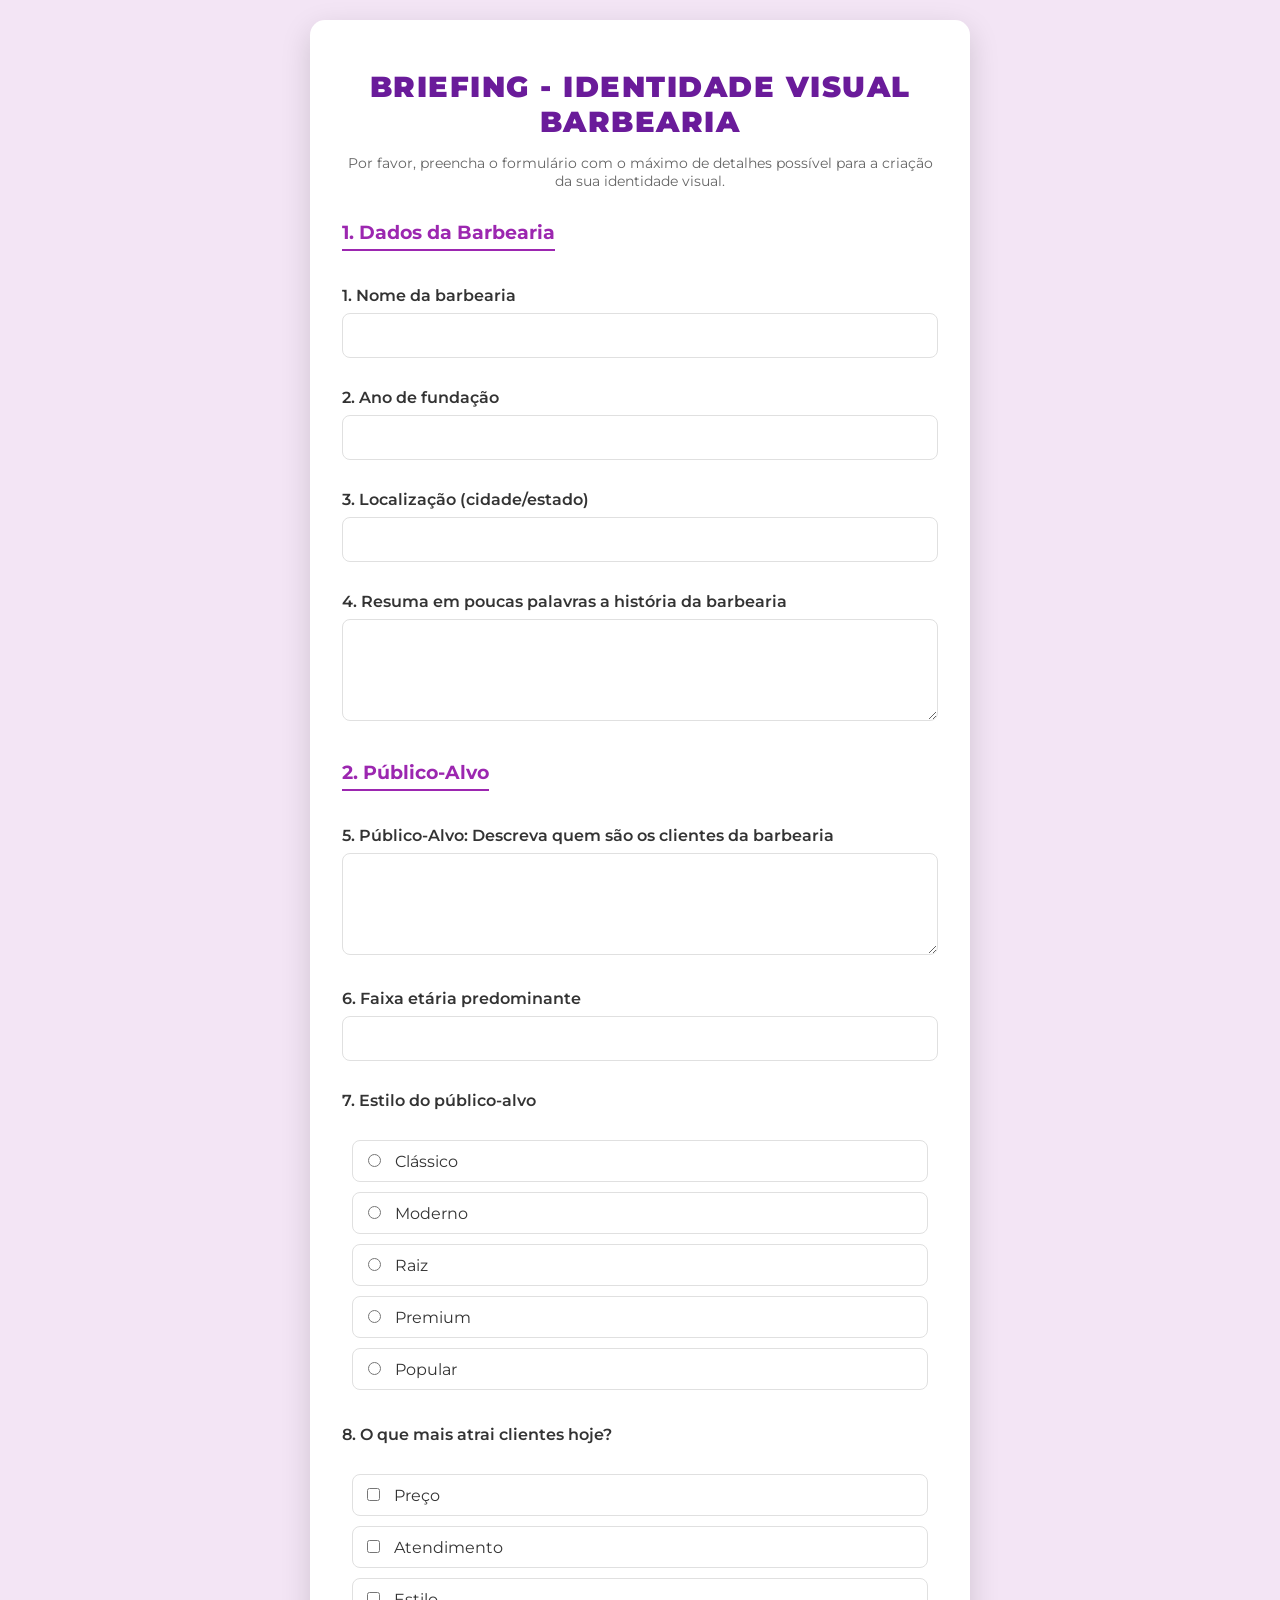
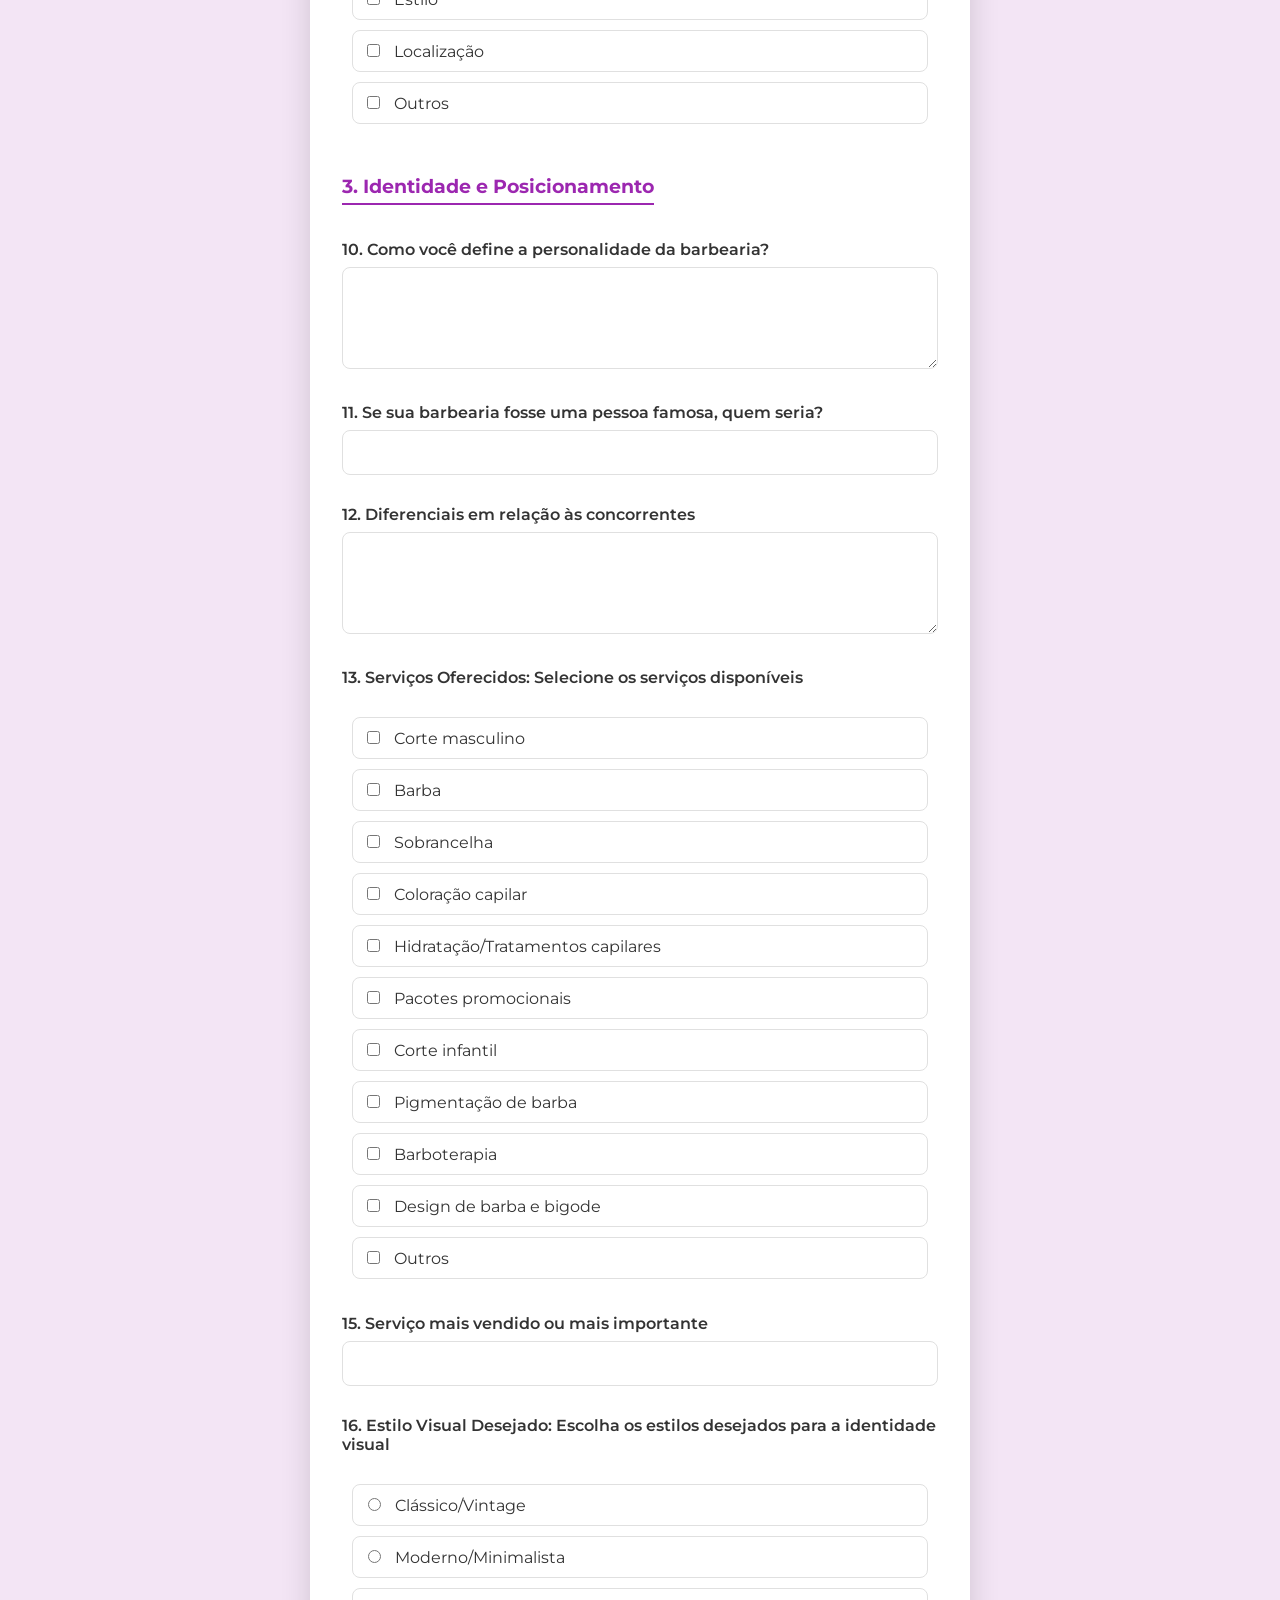
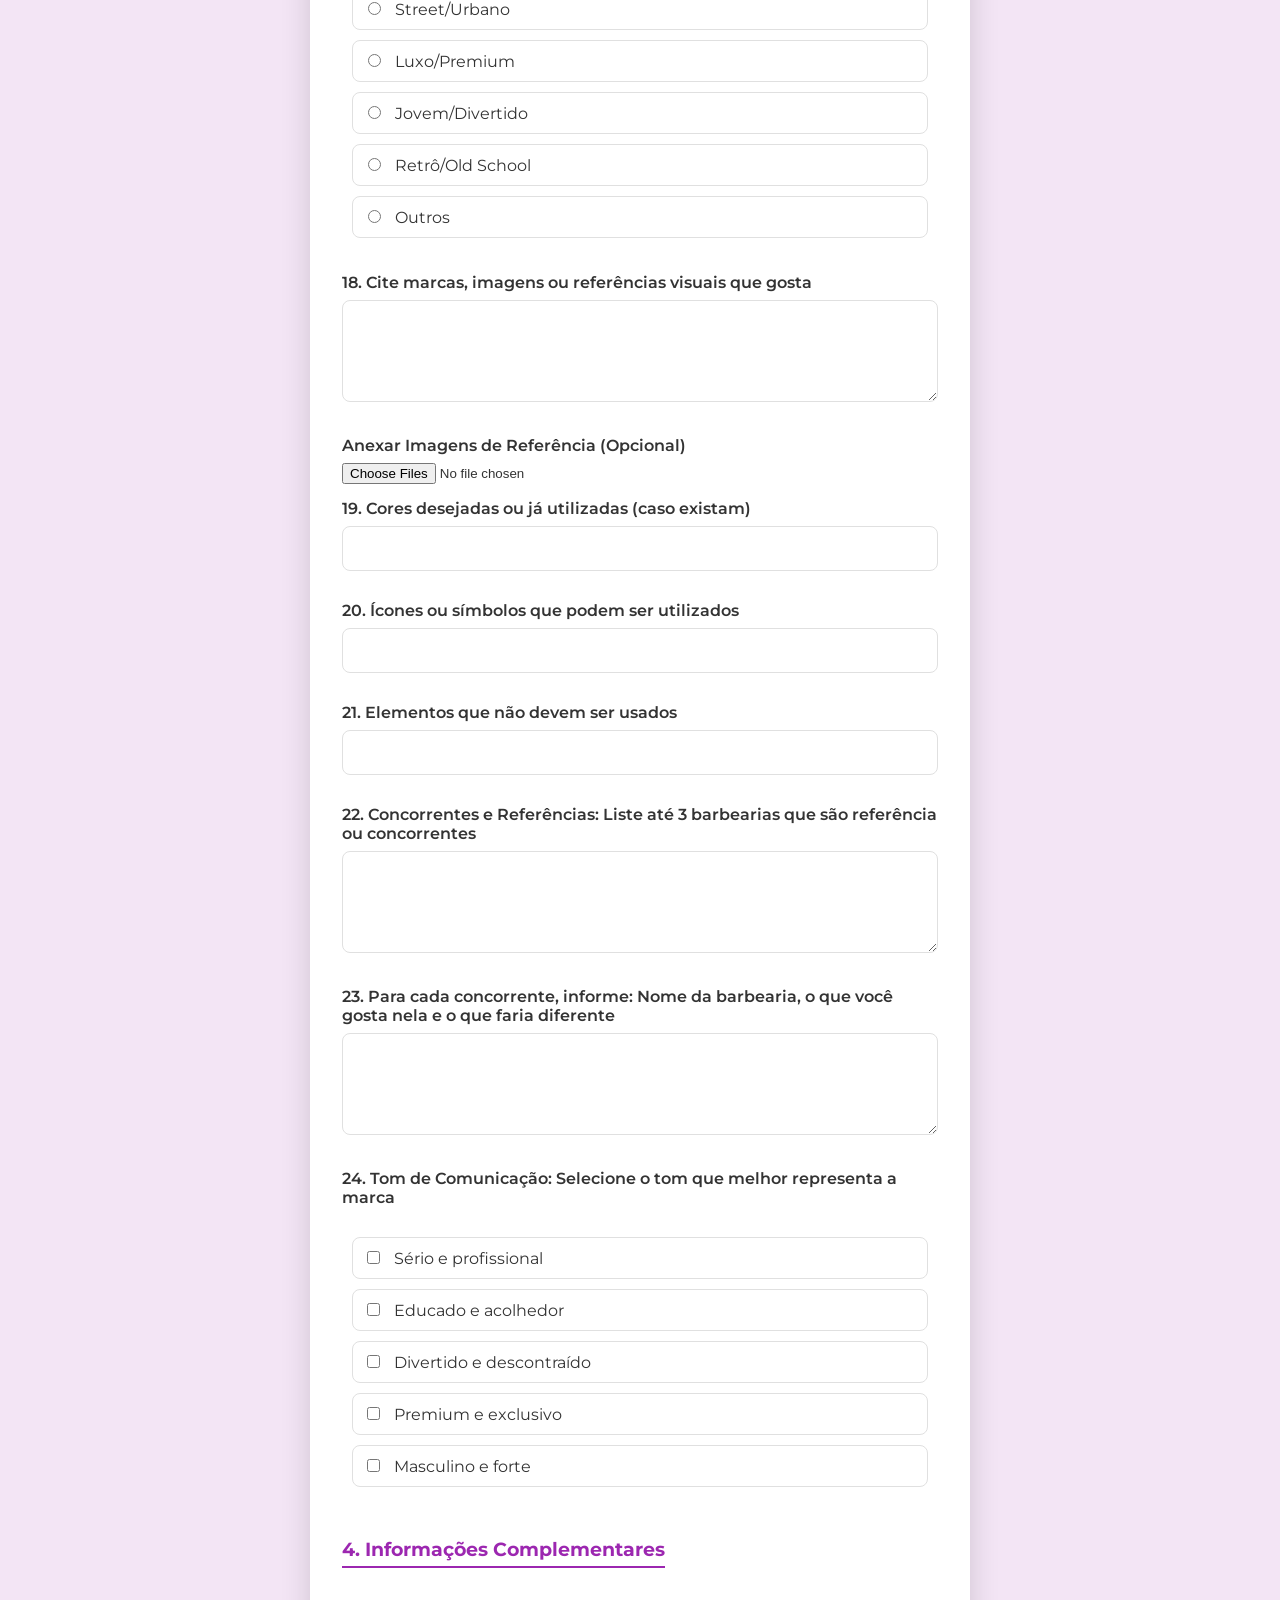
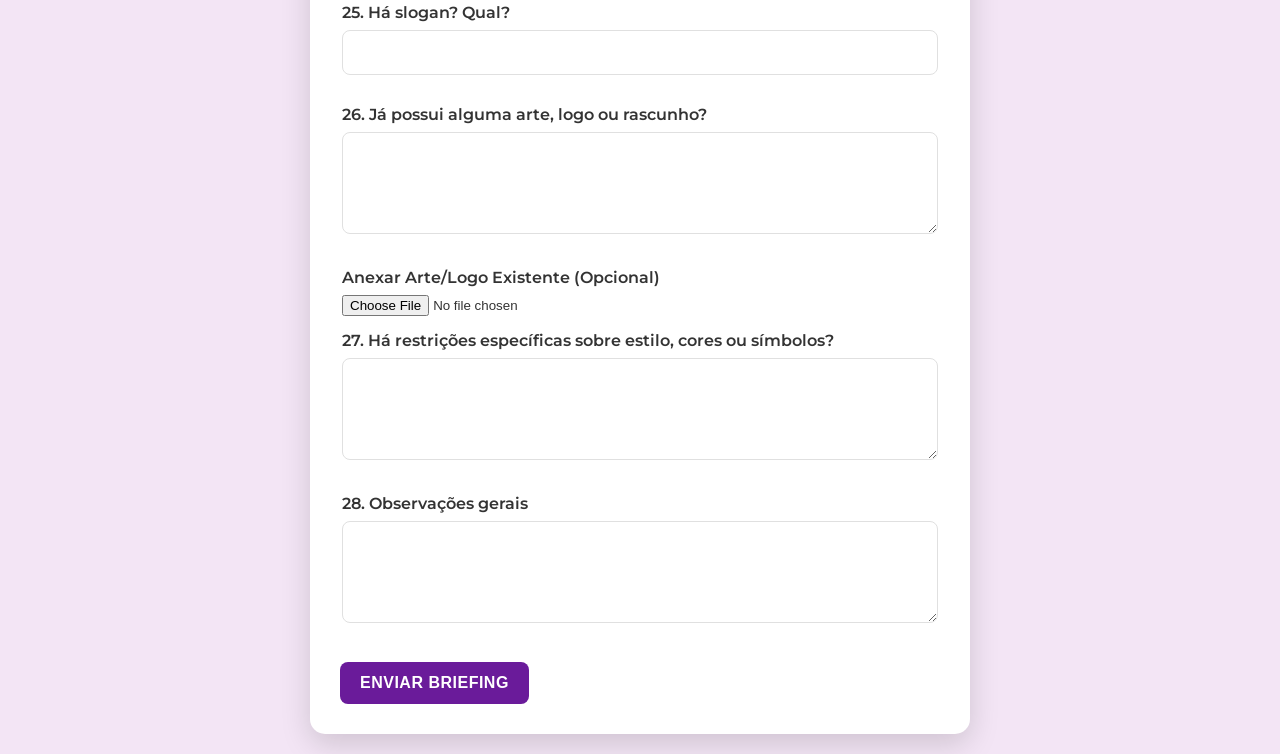
<file: index.html>
<!DOCTYPE html>
<html lang="pt-BR">
<head>
    <meta charset="UTF-8">
    <meta name="viewport" content="width=device-width, initial-scale=1.0">
    <title>Briefing - Identidade Visual Barbearia</title>
    <link rel="stylesheet" href="style.css">
</head>
<body>
    <div class="container">
        <h1>Briefing - Identidade Visual Barbearia</h1>
        <p id="form-description">Por favor, preencha o formulário com o máximo de detalhes possível para a criação da sua identidade visual.</p>
        
        <form id="briefingForm">
            
            <!-- 1. Dados da Barbearia -->
            <fieldset>
                <legend>1. Dados da Barbearia</legend>
                
                <label for="nome_barbearia">1. Nome da barbearia</label>
                <input type="text" id="nome_barbearia" name="Nome da barbearia" required>
                
                <label for="ano_fundacao">2. Ano de fundação</label>
                <input type="number" id="ano_fundacao" name="Ano de fundação" min="1900" max="2099" required>
                
                <label for="localizacao">3. Localização (cidade/estado)</label>
                <input type="text" id="localizacao" name="Localização (cidade/estado)" required>
                
                <label for="historia">4. Resuma em poucas palavras a história da barbearia</label>
                <textarea id="historia" name="Resuma em poucas palavras a história da barbearia" rows="4" required></textarea>
            </fieldset>

            <!-- 2. Público-Alvo -->
            <fieldset>
                <legend>2. Público-Alvo</legend>
                
                <label for="publico_alvo">5. Público-Alvo: Descreva quem são os clientes da barbearia</label>
                <textarea id="publico_alvo" name="Público-Alvo: Descreva quem são os clientes da barbearia" rows="4" required></textarea>
                
                <label for="faixa_etaria">6. Faixa etária predominante</label>
                <input type="text" id="faixa_etaria" name="Faixa etária predominante" required>
                
                <label>7. Estilo do público-alvo</label>
                <div class="radio-group">
                    <label><input type="radio" name="Estilo do público-alvo" value="Clássico" required> Clássico</label>
                    <label><input type="radio" name="Estilo do público-alvo" value="Moderno"> Moderno</label>
                    <label><input type="radio" name="Estilo do público-alvo" value="Raiz"> Raiz</label>
                    <label><input type="radio" name="Estilo do público-alvo" value="Premium"> Premium</label>
                    <label><input type="radio" name="Estilo do público-alvo" value="Popular"> Popular</label>
                </div>

                <label>8. O que mais atrai clientes hoje?</label>
                <div class="checkbox-group">
                    <label><input type="checkbox" name="O que mais atrai clientes hoje?" value="Preço"> Preço</label>
                    <label><input type="checkbox" name="O que mais atrai clientes hoje?" value="Atendimento"> Atendimento</label>
                    <label><input type="checkbox" name="O que mais atrai clientes hoje?" value="Estilo"> Estilo</label>
                    <label><input type="checkbox" name="O que mais atrai clientes hoje?" value="Localização"> Localização</label>
                    <label><input type="checkbox" name="O que mais atrai clientes hoje?" value="Outros" id="atracao_outros_check"> Outros</label>
                </div>
                <div id="atracao_outros_div" class="conditional-field" style="display:none;">
                    <label for="atracao_outros_text">9. Se selecionou 'Outros', por favor especifique</label>
                    <textarea id="atracao_outros_text" name="Se selecionou 'Outros', por favor especifique (Atração)" rows="2"></textarea>
                </div>
            </fieldset>

            <!-- 3. Identidade e Posicionamento -->
            <fieldset>
                <legend>3. Identidade e Posicionamento</legend>
                
                <label for="personalidade">10. Como você define a personalidade da barbearia?</label>
                <textarea id="personalidade" name="Como você define a personalidade da barbearia?" rows="4" required></textarea>
                
                <label for="pessoa_famosa">11. Se sua barbearia fosse uma pessoa famosa, quem seria?</label>
                <input type="text" id="pessoa_famosa" name="Se sua barbearia fosse uma pessoa famosa, quem seria?" required>
                
                <label for="diferenciais">12. Diferenciais em relação às concorrentes</label>
                <textarea id="diferenciais" name="Diferenciais em relação às concorrentes" rows="4" required></textarea>
                
                <label>13. Serviços Oferecidos: Selecione os serviços disponíveis</label>
                <div class="checkbox-group">
                    <label><input type="checkbox" name="Serviços Oferecidos" value="Corte masculino"> Corte masculino</label>
                    <label><input type="checkbox" name="Serviços Oferecidos" value="Barba"> Barba</label>
                    <label><input type="checkbox" name="Serviços Oferecidos" value="Sobrancelha"> Sobrancelha</label>
                    <label><input type="checkbox" name="Serviços Oferecidos" value="Coloração capilar"> Coloração capilar</label>
                    <label><input type="checkbox" name="Serviços Oferecidos" value="Hidratação/Tratamentos capilares"> Hidratação/Tratamentos capilares</label>
                    <label><input type="checkbox" name="Serviços Oferecidos" value="Pacotes promocionais"> Pacotes promocionais</label>
                    <label><input type="checkbox" name="Serviços Oferecidos" value="Corte infantil"> Corte infantil</label>
                    <label><input type="checkbox" name="Serviços Oferecidos" value="Pigmentação de barba"> Pigmentação de barba</label>
                    <label><input type="checkbox" name="Serviços Oferecidos" value="Barboterapia"> Barboterapia</label>
                    <label><input type="checkbox" name="Serviços Oferecidos" value="Design de barba e bigode"> Design de barba e bigode</label>
                    <label><input type="checkbox" name="Serviços Oferecidos" value="Outros" id="servicos_outros_check"> Outros</label>
                </div>
                <div id="servicos_outros_div" class="conditional-field" style="display:none;">
                    <label for="servicos_outros_text">14. Se selecionou 'Outros', por favor especifique</label>
                    <textarea id="servicos_outros_text" name="Se selecionou 'Outros', por favor especifique (Serviços)" rows="2"></textarea>
                </div>

                <label for="servico_mais_vendido">15. Serviço mais vendido ou mais importante</label>
                <input type="text" id="servico_mais_vendido" name="Serviço mais vendido ou mais importante" required>

                <label>16. Estilo Visual Desejado: Escolha os estilos desejados para a identidade visual</label>
                <div class="radio-group">
                    <label><input type="radio" name="Estilo Visual Desejado" value="Clássico/Vintage" required> Clássico/Vintage</label>
                    <label><input type="radio" name="Estilo Visual Desejado" value="Moderno/Minimalista"> Moderno/Minimalista</label>
                    <label><input type="radio" name="Estilo Visual Desejado" value="Street/Urbano"> Street/Urbano</label>
                    <label><input type="radio" name="Estilo Visual Desejado" value="Luxo/Premium"> Luxo/Premium</label>
                    <label><input type="radio" name="Estilo Visual Desejado" value="Jovem/Divertido"> Jovem/Divertido</label>
                    <label><input type="radio" name="Estilo Visual Desejado" value="Retrô/Old School"> Retrô/Old School</label>
                    <label><input type="radio" name="Estilo Visual Desejado" value="Outros" id="estilo_outros_radio"> Outros</label>
                </div>
                <div id="estilo_outros_div" class="conditional-field" style="display:none;">
                    <label for="estilo_outros_text">17. Se selecionou 'Outros', por favor especifique</label>
                    <textarea id="estilo_outros_text" name="Se selecionou 'Outros', por favor especifique (Estilo Visual)" rows="2"></textarea>
                </div>

                <label for="referencias_visuais">18. Cite marcas, imagens ou referências visuais que gosta</label>
                <textarea id="referencias_visuais" name="Cite marcas, imagens ou referências visuais que gosta" rows="4" required></textarea>
                <label for="upload_referencias">Anexar Imagens de Referência (Opcional)</label>
                <input type="file" id="upload_referencias" name="Anexar Imagens de Referência" accept="image/*" multiple>

                <label for="cores_desejadas">19. Cores desejadas ou já utilizadas (caso existam)</label>
                <input type="text" id="cores_desejadas" name="Cores desejadas ou já utilizadas (caso existam)" required>

                <label for="icones_simbolos">20. Ícones ou símbolos que podem ser utilizados</label>
                <input type="text" id="icones_simbolos" name="Ícones ou símbolos que podem ser utilizados" required>

                <label for="elementos_nao_usados">21. Elementos que não devem ser usados</label>
                <input type="text" id="elementos_nao_usados" name="Elementos que não devem ser usados" required>

                <label for="concorrentes_referencias">22. Concorrentes e Referências: Liste até 3 barbearias que são referência ou concorrentes</label>
                <textarea id="concorrentes_referencias" name="Concorrentes e Referências: Liste até 3 barbearias que são referência ou concorrentes" rows="4" required></textarea>

                <label for="analise_concorrentes">23. Para cada concorrente, informe: Nome da barbearia, o que você gosta nela e o que faria diferente</label>
                <textarea id="analise_concorrentes" name="Para cada concorrentes, informe: Nome da barbearia, o que você gosta nela e o que faria diferente" rows="4" required></textarea>

                <label>24. Tom de Comunicação: Selecione o tom que melhor representa a marca</label>
                <div class="checkbox-group">
                    <label><input type="checkbox" name="Tom de Comunicação" value="Sério e profissional"> Sério e profissional</label>
                    <label><input type="checkbox" name="Tom de Comunicação" value="Educado e acolhedor"> Educado e acolhedor</label>
                    <label><input type="checkbox" name="Tom de Comunicação" value="Divertido e descontraído"> Divertido e descontraído</label>
                    <label><input type="checkbox" name="Tom de Comunicação" value="Premium e exclusivo"> Premium e exclusivo</label>
                    <label><input type="checkbox" name="Tom de Comunicação" value="Masculino e forte"> Masculino e forte</label>
                </div>
            </fieldset>

            <!-- 4. Informações Complementares -->
            <fieldset>
                <legend>4. Informações Complementares</legend>
                
                <label for="slogan">25. Há slogan? Qual?</label>
                <input type="text" id="slogan" name="Há slogan? Qual?" required>
                
                <label for="arte_logo_rascunho">26. Já possui alguma arte, logo ou rascunho?</label>
                <textarea id="arte_logo_rascunho" name="Já possui alguma arte, logo ou rascunho?" rows="4" required></textarea>
                <label for="upload_arte">Anexar Arte/Logo Existente (Opcional)</label>
                <input type="file" id="upload_arte" name="Anexar Arte/Logo Existente" accept="image/*">
                
                <label for="restricoes">27. Há restrições específicas sobre estilo, cores ou símbolos?</label>
                <textarea id="restricoes" name="Há restrições específicas sobre estilo, cores ou símbolos?" rows="4" required></textarea>
                
                <label for="observacoes_gerais">28. Observações gerais</label>
                <textarea id="observacoes_gerais" name="Observações gerais" rows="4" required></textarea>
            </fieldset>
            
            <button type="submit">Enviar Briefing</button>
            <p id="statusMessage" style="display:none;"></p>
        </form>
    </div>
    <script src="script.js"></script>
</body>
</html>
</file>
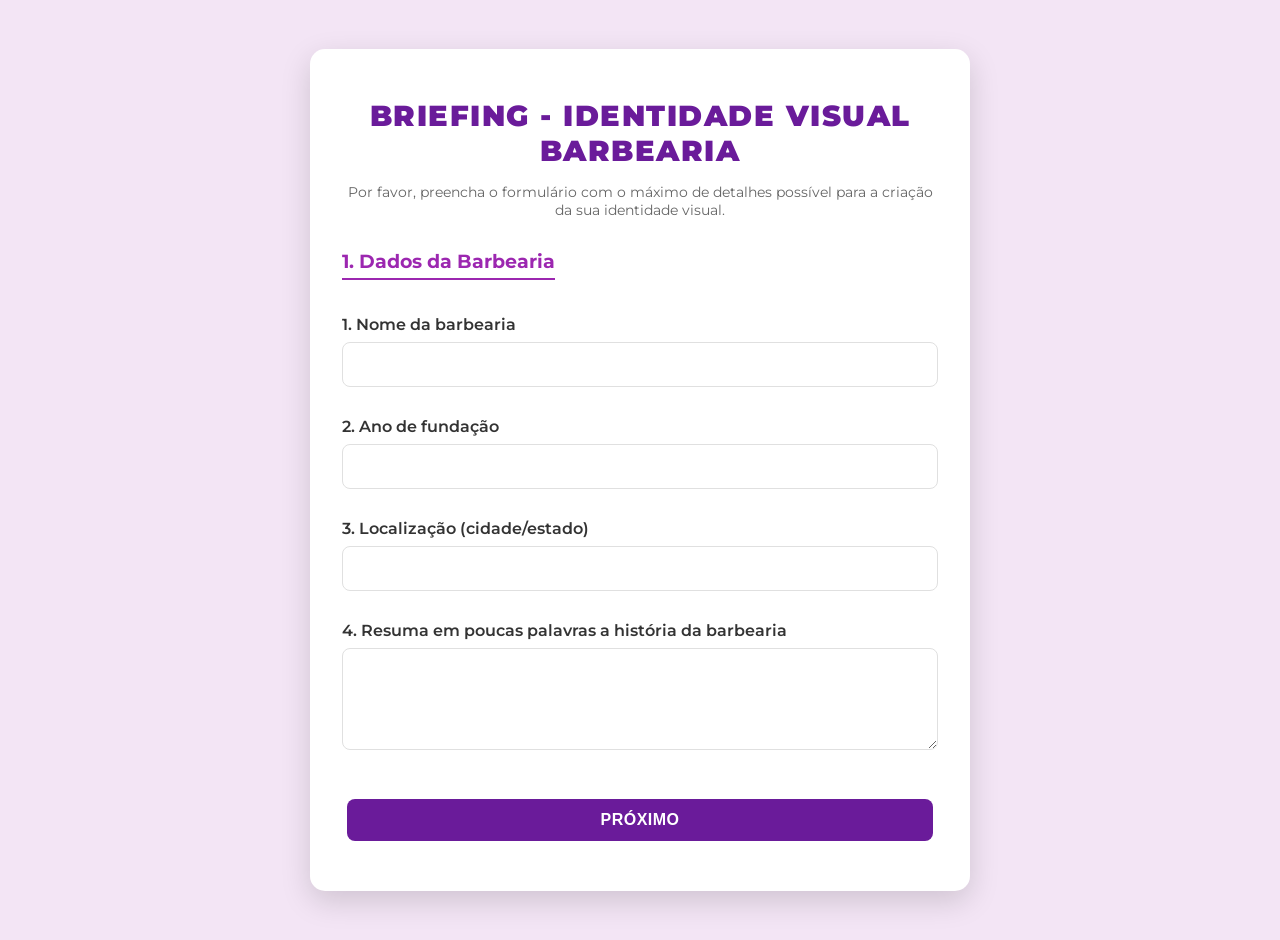
<file: index (1).html>
<!DOCTYPE html>
<html lang="pt-BR">
<head>
    <meta charset="UTF-8">
    <meta name="viewport" content="width=device-width, initial-scale=1.0">
    <title>Briefing - Identidade Visual Barbearia</title>
    <link rel="stylesheet" href="style.css">
</head>
<body>
    <div class="container">
        <h1>Briefing - Identidade Visual Barbearia</h1>
        <p id="form-description">Por favor, preencha o formulário com o máximo de detalhes possível para a criação da sua identidade visual.</p>
        
        <form id="briefingForm">
            
            <!-- 1. Dados da Barbearia -->
            <fieldset data-step="1">
                <legend>1. Dados da Barbearia</legend>
                
                <label for="nome_barbearia">1. Nome da barbearia</label>
                <input type="text" id="nome_barbearia" name="Nome da barbearia" required>
                
                <label for="ano_fundacao">2. Ano de fundação</label>
                <input type="number" id="ano_fundacao" name="Ano de fundação" min="1900" max="2099" required>
                
                <label for="localizacao">3. Localização (cidade/estado)</label>
                <input type="text" id="localizacao" name="Localização (cidade/estado)" required>
                
                <label for="historia">4. Resuma em poucas palavras a história da barbearia</label>
                <textarea id="historia" name="Resuma em poucas palavras a história da barbearia" rows="4" required></textarea>
                
                <div class="form-navigation">
                    <button type="button" class="next-step">Próximo</button>
                </div>
            </fieldset>

            <!-- 2. Público-Alvo -->
            <fieldset data-step="2" style="display:none;">
                <legend>2. Público-Alvo</legend>
                
                <label for="publico_alvo">5. Público-Alvo: Descreva quem são os clientes da barbearia</label>
                <textarea id="publico_alvo" name="Público-Alvo: Descreva quem são os clientes da barbearia" rows="4" required></textarea>
                
                <label for="faixa_etaria">6. Faixa etária predominante</label>
                <input type="text" id="faixa_etaria" name="Faixa etária predominante" required>
                
                <label>7. Estilo do público-alvo</label>
                <div class="radio-group">
                    <label><input type="radio" name="Estilo do público-alvo" value="Clássico" required> Clássico</label>
                    <label><input type="radio" name="Estilo do público-alvo" value="Moderno"> Moderno</label>
                    <label><input type="radio" name="Estilo do público-alvo" value="Raiz"> Raiz</label>
                    <label><input type="radio" name="Estilo do público-alvo" value="Premium"> Premium</label>
                    <label><input type="radio" name="Estilo do público-alvo" value="Popular"> Popular</label>
                </div>

                <label>8. O que mais atrai clientes hoje?</label>
                <div class="checkbox-group">
                    <label><input type="checkbox" name="O que mais atrai clientes hoje?" value="Preço"> Preço</label>
                    <label><input type="checkbox" name="O que mais atrai clientes hoje?" value="Atendimento"> Atendimento</label>
                    <label><input type="checkbox" name="O que mais atrai clientes hoje?" value="Estilo"> Estilo</label>
                    <label><input type="checkbox" name="O que mais atrai clientes hoje?" value="Localização"> Localização</label>
                    <label><input type="checkbox" name="O que mais atrai clientes hoje?" value="Outros" id="atracao_outros_check"> Outros</label>
                </div>
                <div id="atracao_outros_div" class="conditional-field" style="display:none;">
                    <label for="atracao_outros_text">9. Se selecionou 'Outros', por favor especifique</label>
                    <textarea id="atracao_outros_text" name="Se selecionou 'Outros', por favor especifique (Atração)" rows="2"></textarea>
                </div>

                <div class="form-navigation">
                    <button type="button" class="prev-step">Anterior</button>
                    <button type="button" class="next-step">Próximo</button>
                </div>
            </fieldset>

            <!-- 3. Identidade e Posicionamento -->
            <fieldset data-step="3" style="display:none;">
                <legend>3. Identidade e Posicionamento</legend>
                
                <label for="personalidade">10. Como você define a personalidade da barbearia?</label>
                <textarea id="personalidade" name="Como você define a personalidade da barbearia?" rows="4" required></textarea>
                
                <label for="pessoa_famosa">11. Se sua barbearia fosse uma pessoa famosa, quem seria?</label>
                <input type="text" id="pessoa_famosa" name="Se sua barbearia fosse uma pessoa famosa, quem seria?" required>
                
                <label for="diferenciais">12. Diferenciais em relação às concorrentes</label>
                <textarea id="diferenciais" name="Diferenciais em relação às concorrentes" rows="4" required></textarea>
                
                <label>13. Serviços Oferecidos: Selecione os serviços disponíveis</label>
                <div class="checkbox-group">
                    <label><input type="checkbox" name="Serviços Oferecidos" value="Corte masculino"> Corte masculino</label>
                    <label><input type="checkbox" name="Serviços Oferecidos" value="Barba"> Barba</label>
                    <label><input type="checkbox" name="Serviços Oferecidos" value="Sobrancelha"> Sobrancelha</label>
                    <label><input type="checkbox" name="Serviços Oferecidos" value="Coloração capilar"> Coloração capilar</label>
                    <label><input type="checkbox" name="Serviços Oferecidos" value="Hidratação/Tratamentos capilares"> Hidratação/Tratamentos capilares</label>
                    <label><input type="checkbox" name="Serviços Oferecidos" value="Pacotes promocionais"> Pacotes promocionais</label>
                    <label><input type="checkbox" name="Serviços Oferecidos" value="Corte infantil"> Corte infantil</label>
                    <label><input type="checkbox" name="Serviços Oferecidos" value="Pigmentação de barba"> Pigmentação de barba</label>
                    <label><input type="checkbox" name="Serviços Oferecidos" value="Barboterapia"> Barboterapia</label>
                    <label><input type="checkbox" name="Serviços Oferecidos" value="Design de barba e bigode"> Design de barba e bigode</label>
                    <label><input type="checkbox" name="Serviços Oferecidos" value="Outros" id="servicos_outros_check"> Outros</label>
                </div>
                <div id="servicos_outros_div" class="conditional-field" style="display:none;">
                    <label for="servicos_outros_text">14. Se selecionou 'Outros', por favor especifique</label>
                    <textarea id="servicos_outros_text" name="Se selecionou 'Outros', por favor especifique (Serviços)" rows="2"></textarea>
                </div>

                <label for="servico_mais_vendido">15. Serviço mais vendido ou mais importante</label>
                <input type="text" id="servico_mais_vendido" name="Serviço mais vendido ou mais importante" required>

                <label>16. Estilo Visual Desejado: Escolha os estilos desejados para a identidade visual</label>
                <div class="radio-group">
                    <label><input type="radio" name="Estilo Visual Desejado" value="Clássico/Vintage" required> Clássico/Vintage</label>
                    <label><input type="radio" name="Estilo Visual Desejado" value="Moderno/Minimalista"> Moderno/Minimalista</label>
                    <label><input type="radio" name="Estilo Visual Desejado" value="Street/Urbano"> Street/Urbano</label>
                    <label><input type="radio" name="Estilo Visual Desejado" value="Luxo/Premium"> Luxo/Premium</label>
                    <label><input type="radio" name="Estilo Visual Desejado" value="Jovem/Divertido"> Jovem/Divertido</label>
                    <label><input type="radio" name="Estilo Visual Desejado" value="Retrô/Old School"> Retrô/Old School</label>
                    <label><input type="radio" name="Estilo Visual Desejado" value="Outros" id="estilo_outros_radio"> Outros</label>
                </div>
                <div id="estilo_outros_div" class="conditional-field" style="display:none;">
                    <label for="estilo_outros_text">17. Se selecionou 'Outros', por favor especifique</label>
                    <textarea id="estilo_outros_text" name="Se selecionou 'Outros', por favor especifique (Estilo Visual)" rows="2"></textarea>
                </div>

                <label for="referencias_visuais">18. Cite marcas, imagens ou referências visuais que gosta</label>
                <textarea id="referencias_visuais" name="Cite marcas, imagens ou referências visuais que gosta" rows="4" required></textarea>

                <label for="cores_desejadas">19. Cores desejadas ou já utilizadas (caso existam)</label>
                <input type="text" id="cores_desejadas" name="Cores desejadas ou já utilizadas (caso existam)" required>

                <label for="icones_simbolos">20. Ícones ou símbolos que podem ser utilizados</label>
                <input type="text" id="icones_simbolos" name="Ícones ou símbolos que podem ser utilizados" required>

                <label for="elementos_nao_usados">21. Elementos que não devem ser usados</label>
                <input type="text" id="elementos_nao_usados" name="Elementos que não devem ser usados" required>

                <label for="concorrentes_referencias">22. Concorrentes e Referências: Liste até 3 barbearias que são referência ou concorrentes</label>
                <textarea id="concorrentes_referencias" name="Concorrentes e Referências: Liste até 3 barbearias que são referência ou concorrentes" rows="4" required></textarea>

                <label for="analise_concorrentes">23. Para cada concorrente, informe: Nome da barbearia, o que você gosta nela e o que faria diferente</label>
                <textarea id="analise_concorrentes" name="Para cada concorrente, informe: Nome da barbearia, o que você gosta nela e o que faria diferente" rows="4" required></textarea>

                <label>24. Tom de Comunicação: Selecione o tom que melhor representa a marca</label>
                <div class="checkbox-group">
                    <label><input type="checkbox" name="Tom de Comunicação" value="Sério e profissional"> Sério e profissional</label>
                    <label><input type="checkbox" name="Tom de Comunicação" value="Educado e acolhedor"> Educado e acolhedor</label>
                    <label><input type="checkbox" name="Tom de Comunicação" value="Divertido e descontraído"> Divertido e descontraído</label>
                    <label><input type="checkbox" name="Tom de Comunicação" value="Premium e exclusivo"> Premium e exclusivo</label>
                    <label><input type="checkbox" name="Tom de Comunicação" value="Masculino e forte"> Masculino e forte</label>
                </div>

                <div class="form-navigation">
                    <button type="button" class="prev-step">Anterior</button>
                    <button type="button" class="next-step">Próximo</button>
                </div>
            </fieldset>

            <!-- 4. Informações Complementares -->
            <fieldset data-step="4" style="display:none;">
                <legend>4. Informações Complementares</legend>
                
                <label for="slogan">25. Há slogan? Qual?</label>
                <input type="text" id="slogan" name="Há slogan? Qual?" required>
                
                <label for="arte_logo_rascunho">26. Já possui alguma arte, logo ou rascunho?</label>
                <textarea id="arte_logo_rascunho" name="Já possui alguma arte, logo ou rascunho?" rows="4" required></textarea>
                
                <label for="restricoes">27. Há restrições específicas sobre estilo, cores ou símbolos?</label>
                <textarea id="restricoes" name="Há restrições específicas sobre estilo, cores ou símbolos?" rows="4" required></textarea>
                
                <label for="observacoes_gerais">28. Observações gerais</label>
                <textarea id="observacoes_gerais" name="Observações gerais" rows="4" required></textarea>

                <div class="form-navigation">
                    <button type="button" class="prev-step">Anterior</button>
                    <button type="submit">Enviar Briefing</button>
                </div>
            </fieldset>
            
            <p id="statusMessage" style="display:none;"></p>
        </form>
    </div>
    <script src="script.js"></script>
</body>
</html>
</file>
<file: style.css>
/* Importação da fonte Montserrat do Google Fonts */
@import url('https://fonts.googleapis.com/css2?family=Montserrat:wght@400;600;700;900&display=swap');

:root {
    --primary-color: #6a1b9a; /* Roxo Escuro Principal */
    --secondary-color: #f3e5f5; /* Fundo Claro Roxo */
    --accent-color: #9c27b0; /* Roxo de Destaque */
    --text-color: #333333;
    --border-color: #e0e0e0;
    --focus-color: #ce93d8; /* Roxo Claro para Foco */
}

body {
    font-family: 'Montserrat', sans-serif;
    background-color: var(--secondary-color);
    color: var(--text-color);
    margin: 0;
    padding: 20px;
    display: flex;
    justify-content: center;
    align-items: center;
    min-height: 100vh;
}

.container {
    background-color: #ffffff;
    padding: 30px;
    border-radius: 15px;
    box-shadow: 0 10px 30px rgba(0, 0, 0, 0.15);
    max-width: 600px;
    width: 100%;
    transition: all 0.3s ease;
}

h1 {
    font-weight: 900;
    font-size: 1.8em;
    color: var(--primary-color);
    text-align: center;
    margin-bottom: 10px;
    text-transform: uppercase;
    letter-spacing: 1.5px;
}

#form-description {
    font-weight: 400;
    font-size: 0.9em;
    text-align: center;
    margin-bottom: 30px;
    color: #666666;
}

fieldset {
    border: none;
    padding: 0;
    margin-bottom: 20px;
    /* Adiciona animação de fade */
    animation: fadeIn 0.5s ease-in-out;
}

@keyframes fadeIn {
    from { opacity: 0; transform: translateY(10px); }
    to { opacity: 1; transform: translateY(0); }
}

legend {
    font-size: 1.2em;
    font-weight: 700;
    color: var(--accent-color);
    padding: 0;
    margin-bottom: 20px;
    border-bottom: 2px solid var(--accent-color);
    display: inline-block;
    padding-bottom: 5px;
}

label {
    display: block;
    margin-top: 15px;
    margin-bottom: 8px;
    font-weight: 600;
    font-size: 1em;
    color: var(--text-color);
}

input[type="text"],
input[type="number"],
textarea {
    width: 100%;
    padding: 12px;
    margin-bottom: 15px;
    border: 1px solid var(--border-color);
    border-radius: 8px;
    box-sizing: border-box;
    font-size: 1em;
    font-family: 'Montserrat', sans-serif;
    transition: border-color 0.3s ease, box-shadow 0.3s ease;
}

input[type="text"]:focus,
input[type="number"]:focus,
textarea:focus {
    border-color: var(--accent-color);
    outline: none;
    box-shadow: 0 0 0 3px var(--focus-color);
}

.input-error {
    border-color: #ff0000 !important;
}

textarea {
    resize: vertical;
    min-height: 100px;
}

.radio-group, .checkbox-group {
    margin-top: 10px;
    margin-bottom: 10px;
    padding: 10px;
}

.radio-group label, .checkbox-group label {
    display: block;
    margin-top: 10px;
    margin-bottom: 10px;
    padding: 10px;
    border: 1px solid var(--border-color);
    border-radius: 8px;
    font-weight: 400;
    font-size: 1em;
    cursor: pointer;
    transition: background-color 0.3s ease, border-color 0.3s ease;
}

.radio-group label:hover, .checkbox-group label:hover {
    background-color: var(--secondary-color);
    border-color: var(--accent-color);
}

.radio-group input[type="radio"], .checkbox-group input[type="checkbox"] {
    margin-right: 10px;
    accent-color: var(--primary-color);
}

/* Estilo para o botão de navegação */
.form-navigation {
    display: flex;
    justify-content: space-between;
    margin-top: 30px;
}

.form-navigation button, button[type="submit"] {
    background-color: var(--primary-color);
    color: #ffffff;
    padding: 12px 20px;
    border: none;
    border-radius: 8px;
    cursor: pointer;
    font-size: 1em;
    font-weight: 600;
    transition: background-color 0.3s ease, transform 0.1s ease;
    text-transform: uppercase;
    letter-spacing: 0.5px;
    flex-grow: 1;
    margin: 0 5px;
}

.form-navigation button.prev-step {
    background-color: #e0e0e0;
    color: var(--text-color);
}

.form-navigation button:hover, button[type="submit"]:hover {
    background-color: var(--accent-color);
    transform: translateY(-2px); /* Animação Hover */
    box-shadow: 0 4px 8px rgba(0, 0, 0, 0.2);
}

.form-navigation button.prev-step:hover {
    background-color: #bdbdbd;
    transform: translateY(-2px);
    box-shadow: 0 4px 8px rgba(0, 0, 0, 0.1);
}

button[type="submit"] {
    margin: 0;
}

.conditional-field {
    margin-left: 0;
    padding-left: 15px;
    border-left: 3px solid var(--accent-color);
    margin-top: 15px;
    padding-top: 10px;
}

#statusMessage {
    text-align: center;
    padding: 15px;
    margin-top: 20px;
    border-radius: 8px;
    font-weight: 600;
    font-size: 1em;
}

.success {
    background-color: #e8f5e9;
    color: #388e3c;
    border: 1px solid #c8e6c9;
}

.error {
    background-color: #fbe9e7;
    color: #d32f2f;
    border: 1px solid #ffccbc;
}

/* Responsividade */
@media (max-width: 600px) {
    .container {
        padding: 20px;
        border-radius: 0;
        box-shadow: none;
    }

    body {
        padding: 0;
    }

    h1 {
        font-size: 1.5em;
    }

    .form-navigation {
        flex-direction: column;
    }

    .form-navigation button {
        margin: 5px 0;
    }
}
</file>
